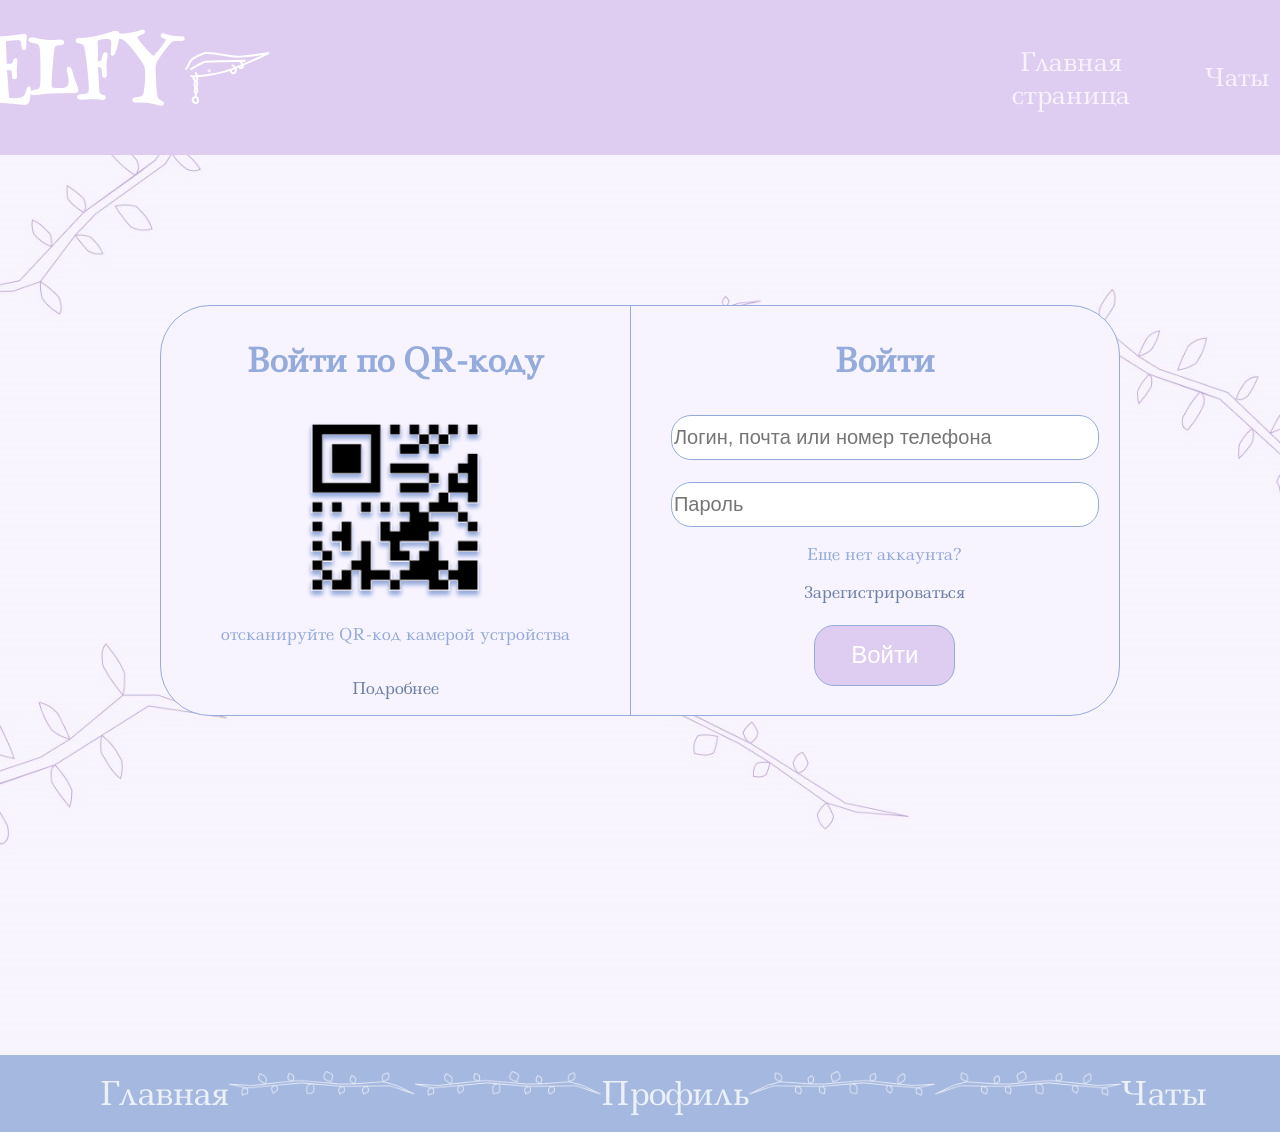
<file: index.html>
<!DOCTYPE html>
<html lang="en">

<head>
    <meta charset="UTF-8">
    <meta name="viewport" content="width=device-width, initial-scale=1.0">
    <title>Вход</title>
    <link rel="stylesheet" href="./css/style.css">
    <link href="https://fonts.googleapis.com/css2?family=Ledger&display=swap" rel="stylesheet">
    <link href="https://fonts.googleapis.com/css2?family=Henny+Penny&display=swap" rel="stylesheet">
</head>

<body>
    <header>
        <nav>
            <div class="logo">
                <h3>ELFY</h3>
                <img src="./img/logo.svg" alt="" width="86px" height="52px">
            </div>
            <ul>

                <li><a class="nav-link active" href="">Главная страница</a></li>
                <li><a class="nav-link" href="">Чаты</a></li>
                <li><a class="nav-link" href="">Профиль</a></li>
                <a href="">
                    <img src="./img/account.png" id="account" width="70px" height="70px">
                </a>
            </ul>
        </nav>
    </header>

    <main class="main">
        <section>
            <div class="forma">
                <div class="qrcode">
                    <h3>Войти по QR-коду</h3>
                    <img src="./img/qrcode.svg" alt="">
                    <p>отсканируйте QR-код камерой устройства</p>
                    <p id="podrobnee">Подробнее</p>
                </div>
                <div class="start">
                    <h3>Войти</h3>
                    <input type="text" placeholder="Логин, почта или номер телефона"><br>
                    <input type="password" placeholder="Пароль">
                    <p>Еще нет аккаунта?</p>
                    <a href="registration.html">Зарегистрироваться</a><br>
                    <button onclick="window.location.href = 'lenta.html'">Войти</button>
                </div>
            </div>
        </section>
    </main>

    <footer>
        <nav class="footer">
            <ul>
                <li><a href="">Главная</a></li>
                <img src="./img/vetka1.png" alt="" class="vetka">
                <img src="./img/vetka1.png" alt="" class="vetka">
                <li><a href="">Профиль</a></li>
                <img src="./img/vetka2.png" alt="" class="vetka">
                <img src="./img/vetka2.png" alt="" class="vetka">
                <li><a href="">Чаты</a></li>
            </ul>
        </nav>
    </footer>
</body>

</html>
</file>
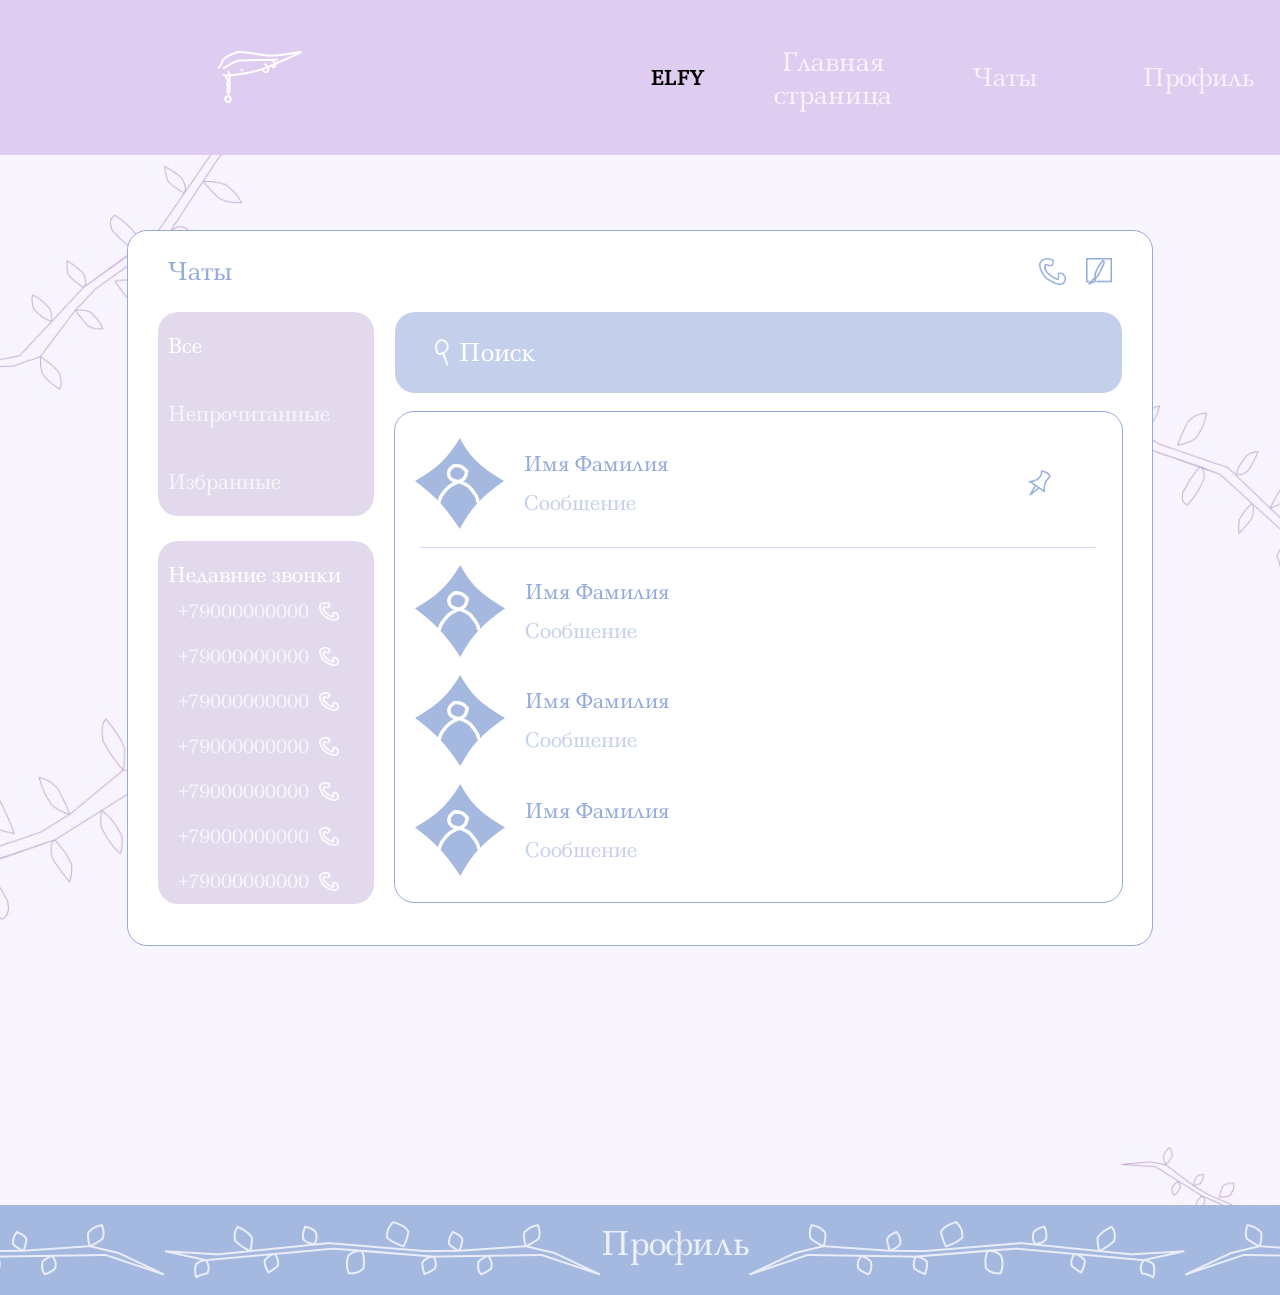
<file: chats.html>
<!DOCTYPE html>
<html lang="en">
<head>
    <meta charset="UTF-8">
    <meta name="viewport" content="width=device-width, initial-scale=1.0">
    <link rel="stylesheet" href="./css/style.css">
    <link href="https://fonts.googleapis.com/css2?family=Ledger&display=swap" rel="stylesheet">
    <link href="https://fonts.googleapis.com/css2?family=Henny+Penny&display=swap" rel="stylesheet">
    <title>Чаты</title>
</head>
<body id="body-chats">
    <header>
        <nav>
            <ul>
                <h3>ELFY</h3>
                <img src="./img/logo.svg" alt="" width="86px" height="52px">
                <li><a class="nav-link active" href="lenta.html">Главная страница</a></li>
                <li><a class="nav-link" href="chats.html">Чаты</a></li>
                <li><a class="nav-link" href="profile.html">Профиль</a></li>
                <a href="profile.html">
                    <img src="./img/account.png" id="account" width="70px" height="70px">
                </a>
            </ul>
        </nav>
    </header>
    <main id="main-chats">
        <div class="chats">
            <div class="shapka3">
                <p class="zagolovok3">Чаты</p>
                <div class="elements">
                    <img src="./img/phone.png" alt="">
                    <img src="./img/post.png" alt="">
                </div>
            </div>
            <div class="first-stroka">
                <div class="first-column">
                    <div class="messages">
                        <p class="vse">Все</p>
                        <p>Непрочитанные</p>
                        <p>Избранные</p>
                    </div>
                    <div class="calls">
                        <p>Недавние звонки</p>
                        <div class="spisok">
                            <div class="recently">
                                <p>+79000000000</p>
                                <img src="./img/call.png" alt="">
                            </div>
                            <div class="recently">
                                <p>+79000000000</p>
                                <img src="./img/call.png" alt="">
                            </div>
                            <div class="recently">
                                <p>+79000000000</p>
                                <img src="./img/call.png" alt="">
                            </div>
                            <div class="recently">
                                <p>+79000000000</p>
                                <img src="./img/call.png" alt="">
                            </div>
                            <div class="recently">
                                <p>+79000000000</p>
                                <img src="./img/call.png" alt="">
                            </div>
                            <div class="recently">
                                <p>+79000000000</p>
                                <img src="./img/call.png" alt="">
                            </div>
                            <div class="recently">
                                <p>+79000000000</p>
                                <img src="./img/call.png" alt="">
                            </div>
                        </div>
                    </div>
                </div>
                <div class="second-column">
                    <div class="poisk">
                        <div class="elements1">
                            <img src="./img/poisk.png" alt="">
                            <p>Поиск</p>
                        </div>
                    </div>
                    <div class="chats-friends">
                        <div class="person1">
                            <div class="person">
                                <img src="./img/person.png" alt="">
                            </div>
                            <div class="fio-column">
                                <div class="fio">
                                    <p>Имя Фамилия</p>
                                    <p id="message">Сообщение</p>
                                </div>
                            </div>
                            <div class="knopka">
                                <img src="./img/knopka.png" alt="">
                            </div>
                        </div>
                        <img src="./img/line.png" alt="" id="line">
                        <div class="person1">
                            <div class="person">
                                <img src="./img/person.png" alt="">
                            </div>
                            <div class="fio-column2">
                                <div class="fio">
                                    <p>Имя Фамилия</p>
                                    <p id="message">Сообщение</p>
                                </div>
                            </div>
                        </div>
                        <div class="person1">
                            <div class="person">
                                <img src="./img/person.png" alt="">
                            </div>
                            <div class="fio-column2">
                                <div class="fio">
                                    <p>Имя Фамилия</p>
                                    <p id="message">Сообщение</p>
                                </div>
                            </div>
                        </div>
                        <div class="person1">
                            <div class="person">
                                <img src="./img/person.png" alt="">
                            </div>
                            <div class="fio-column2">
                                <div class="fio">
                                    <p>Имя Фамилия</p>
                                    <p id="message">Сообщение</p>
                                </div>
                            </div>
                        </div>
                    </div>
                </div>
            </div>
        </div>
    </main>
    <footer>
        <nav class="footer">
            <ul>
                <li><a href="lenta.html">Главная</a></li>
                <img src="./img/vetka1.png" alt="" class="vetka1">
                <img src="./img/vetka1.png" alt="" class="vetka2">
                <li><a href="profile.html">Профиль</a></li>
                <img src="./img/vetka2.png" alt="" class="vetka1">
                <img src="./img/vetka2.png" alt="" class="vetka2">
                <li><a href="chats.html">Чаты</a></li>
            </ul>
        </nav>
    </footer>
</body>
</html>
</file>
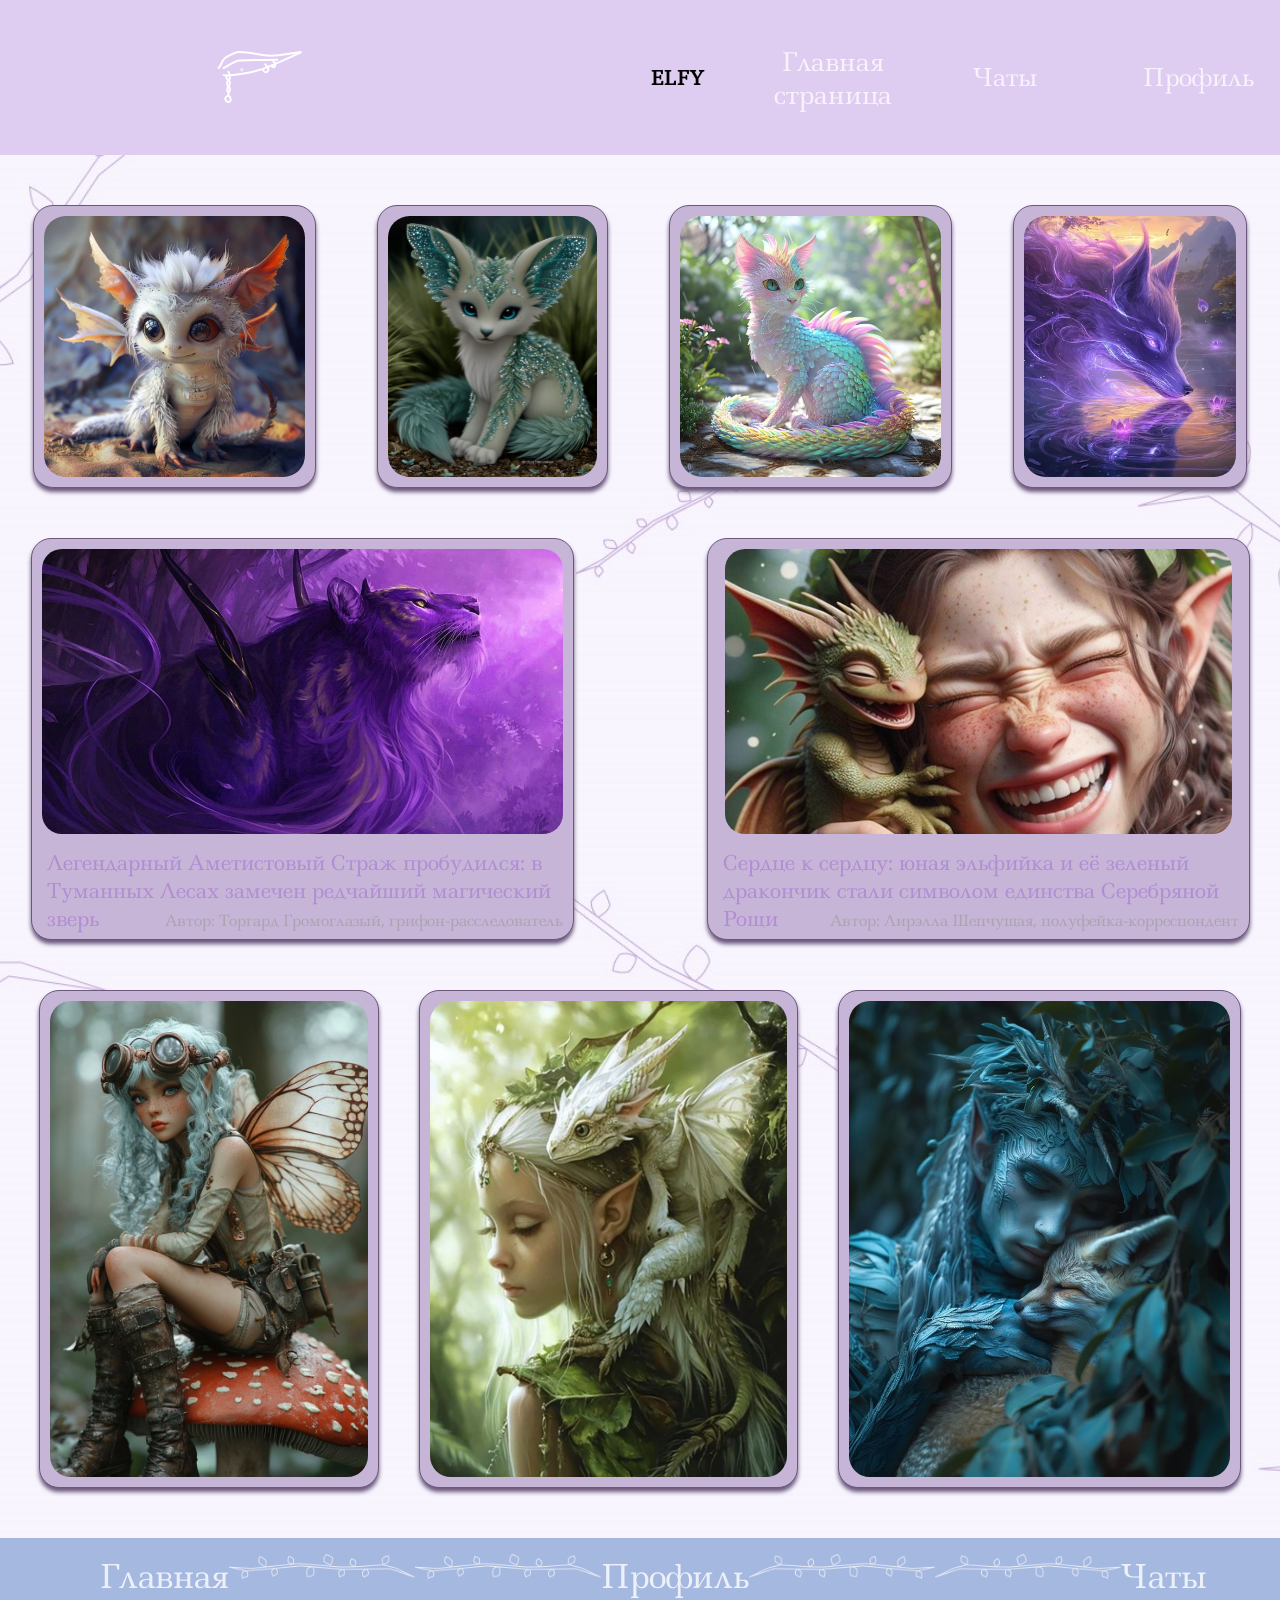
<file: lenta.html>
<!DOCTYPE html>
<html lang="en">
<head>
    <meta charset="UTF-8">
    <meta name="viewport" content="width=device-width, initial-scale=1.0">
    <link rel="stylesheet" href="./css/style.css">
    <link href="https://fonts.googleapis.com/css2?family=Ledger&display=swap" rel="stylesheet">
    <link href="https://fonts.googleapis.com/css2?family=Henny+Penny&display=swap" rel="stylesheet">
    <title>Лента новостей</title>
</head>
<body>
    <header>
        <nav>
            <ul>
                <h3>ELFY</h3>
                <img src="./img/logo.svg" alt="" width="86px" height="52px">
                <li><a class="nav-link active" href="lenta.html">Главная страница</a></li>
                <li><a class="nav-link" href="chats.html">Чаты</a></li>
                <li><a class="nav-link" href="profile.html">Профиль</a></li>
                <a href="profile.html">
                    <img src="./img/account.png" id="account" width="70px" height="70px">
                </a>
            </ul>
        </nav>
    </header>
    <main class="main-lenta">
        <div class="lenta">
            <div class="stroka1">
                <img src="./img/image1.svg" id="img" alt="">
                <img src="./img/image2.svg" id="img2" alt="">
                <img src="./img/image3.svg" id="img" alt="">
                <img src="./img/image4.svg" id="img3" alt="">
            </div>
            <div class="stroka2">
                <div class="stroka21">
                    <img src="./img/image5.svg" id="img4" alt="">
                    <p>Легендарный Аметистовый Страж пробудился: в Туманных Лесах замечен редчайший магический зверь</p>
                    <p id="author">Автор: Торгард Громоглазый, грифон-расследователь</p>
                </div>
                <div class="stroka22">    
                    <img src="./img/image6.svg" id="img5" alt="">
                    <p>Сердце к сердцу: юная эльфийка и её зеленый дракончик стали символом единства Серебряной Рощи</p>
                    <p id="author">Автор: Лирэлла Шепчущая, полуфейка-корреспондент</p>
                </div>
            </div>
            <div class="stroka3">
                <img src="./img/image7.svg" id="img6" alt="">
                <img src="./img/image8.svg" id="img7" alt="">
                <img src="./img/image9.svg" id="img8" alt="">
            </div>
        </div>
    </main>
    <footer>
        <nav class="footer">
            <ul>
                <li><a href="lenta.html">Главная</a></li>
                <img src="./img/vetka1.png" alt="" class="vetka">
                <img src="./img/vetka1.png" alt="" class="vetka">
                <li><a href="profile.html">Профиль</a></li>
                <img src="./img/vetka2.png" alt="" class="vetka">
                <img src="./img/vetka2.png" alt="" class="vetka">
                <li><a href="chats.html">Чаты</a></li>
            </ul>
        </nav>
    </footer>
</body>
</html>
</file>
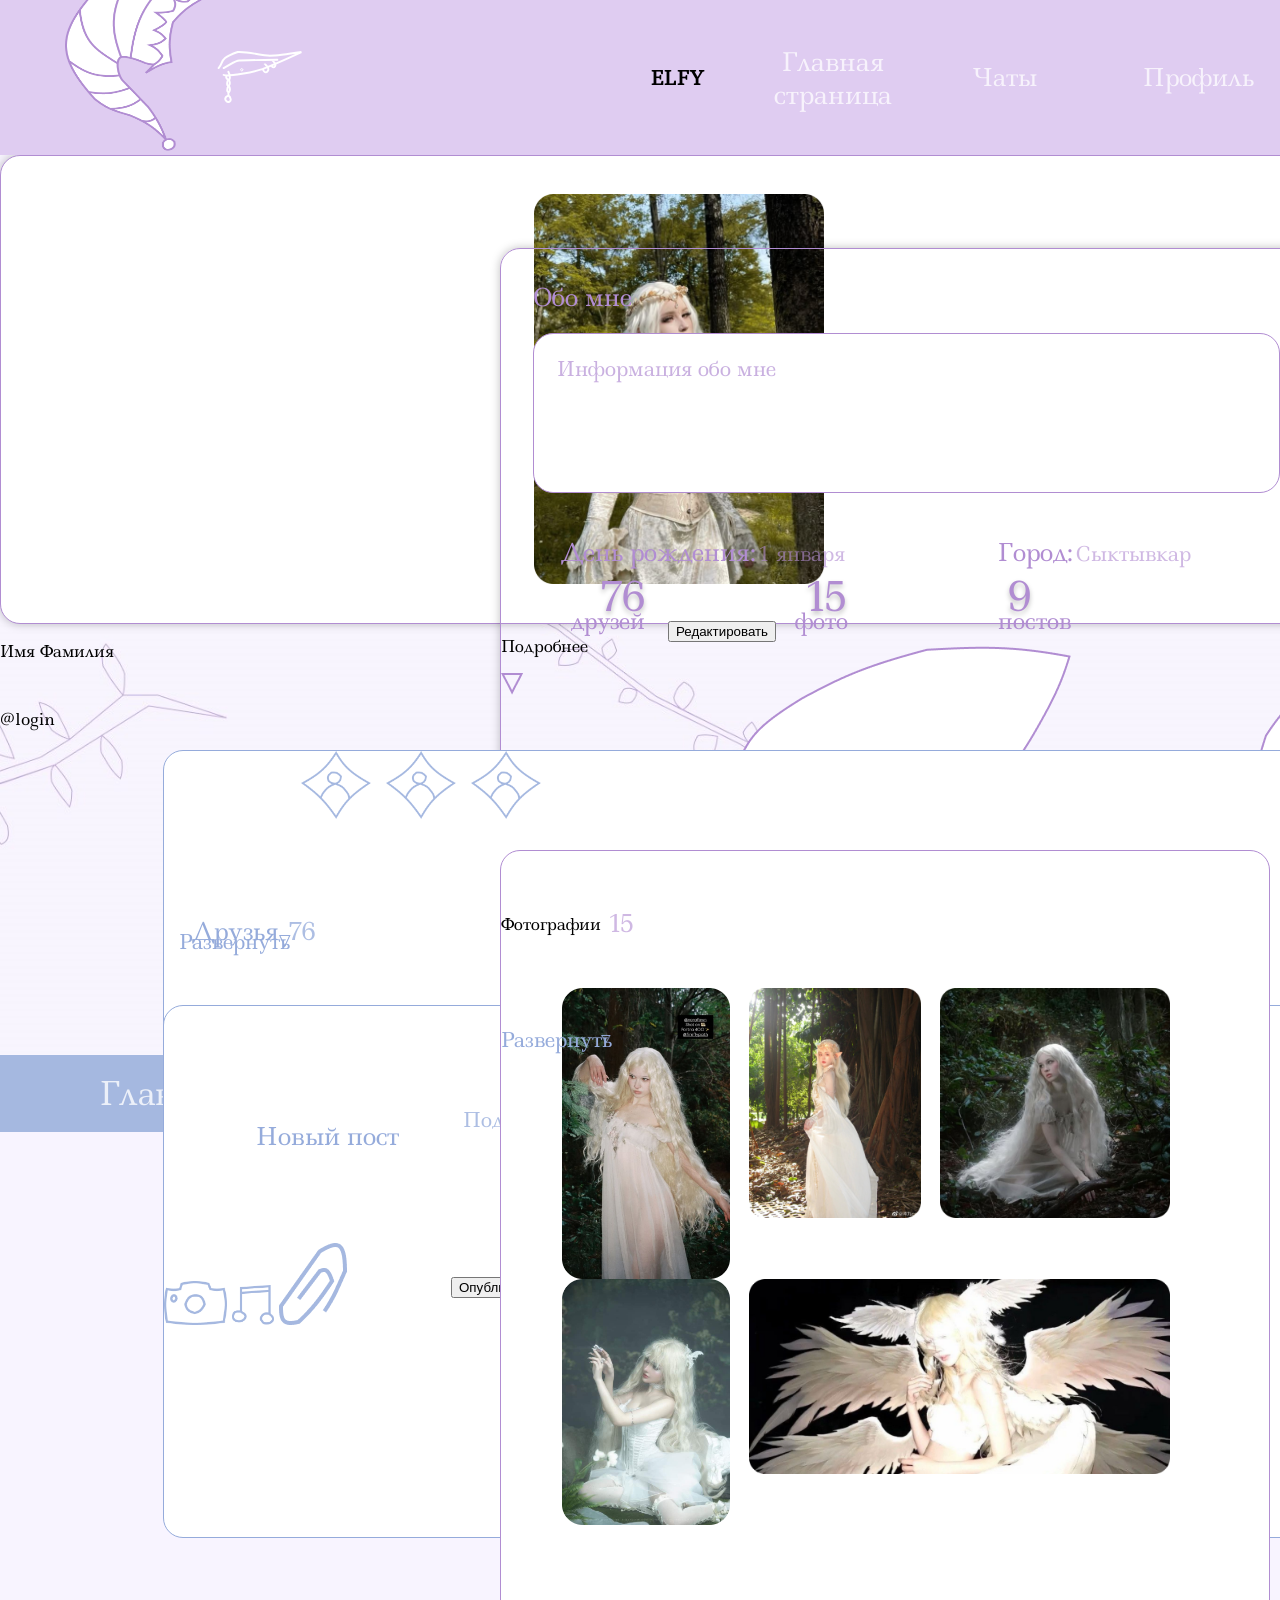
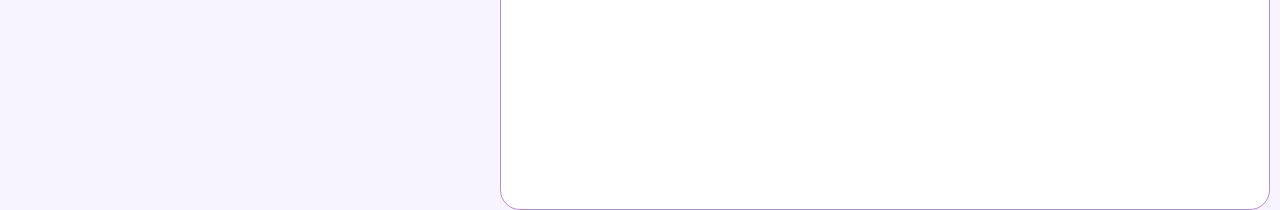
<file: profile.html>
<!DOCTYPE html>
<html lang="en">
<head>
    <meta charset="UTF-8">
    <meta name="viewport" content="width=device-width, initial-scale=1.0">
    <link rel="stylesheet" href="./css/style.css">
    <link href="https://fonts.googleapis.com/css2?family=Ledger&display=swap" rel="stylesheet">
    <link href="https://fonts.googleapis.com/css2?family=Henny+Penny&display=swap" rel="stylesheet">
    <title>Профиль</title>
</head>
<body id="body-profile">
    <header>
        <nav>
            <ul>
                <h3>ELFY</h3>
                <img src="./img/logo.svg" alt="" width="86px" height="52px">
                <li><a class="nav-link active" href="lenta.html">Главная страница</a></li>
                <li><a class="nav-link" href="chats.html">Чаты</a></li>
                <li><a class="nav-link" href="profile.html">Профиль</a></li>
                <a href="profile.html">
                    <img src="./img/account.png" id="account" width="70px" height="70px">
                </a>
            </ul>
        </nav>
    </header>
    <main id="main-profile">
        <div class="container">
            <div class="pervaya-stroka">
                <div class="avatar">
                    <div class="hat">
                        <img src="./img/hat.png" alt="" id="hat">
                    </div>
                    <div class="avatar-column">
                        <div class="photouser">
                            <img src="./img/elf.png" alt="" id="elf">
                        </div>
                        <div class="nameuser">
                            <p>Имя Фамилия</p>
                            <p>@login</p>
                        </div>
                    </div>
                </div>
                <div class="info">
                    <p>Обо мне</p>
                    <div class="o-sebe">
                        <p>Информация обо мне</p>
                    </div>
                    <div class="osnovnaya-info">
                        <div class="dr">
                            <p class="zagolovok">День рождения:</p>
                            <p class="znachenie">1 января</p>
                        </div>
                        <div class="city">
                            <p class="zagolovok">Город:</p>
                            <p class="znachenie">Сыктывкар</p>
                        </div>
                    </div>
                    <div class="statistika">
                        <img src="./img/statistika.png" alt="">
                        <div class="numbers">
                            <p>76</p>
                            <p>15</p>
                            <p>9</p>
                        </div>
                        <div class="poyasnenie">
                            <p>друзей</p>
                            <p>фото</p>
                            <p>постов</p>
                        </div>
                    </div>
                    <div class="niz">
                        <div class="podrobnee">
                            <p>Подробнее</p>
                            <img src="./img/polygon.png" alt="">
                        </div>
                        <div class="update">
                            <button type="submit">Редактировать</button>
                        </div>
                    </div>
                </div>
            </div>
            <div class="vtoraya-stroka">
                <div class="pervaya-column">
                    <div class="friends">
                        <div class="shapka">
                            <p class="zagolovok1">Друзья</p>
                            <p class="znachenie1">76</p>
                        </div>
                        <div class="stroka-avatar">
                            <div class="avatars">
                                <img src="./img/avatar.png" alt="">
                                <img src="./img/avatar.png" alt="">
                                <img src="./img/avatar.png" alt="">
                            </div>
                        </div>
                        <div class="niz2">
                            <p>Развернуть</p>
                            <img src="./img/polygon1.png" alt="">
                        </div>
                    </div>
                    <div class="new-post">
                        <div class="shapka1">
                            <p class="zagolovok2">Новый пост</p>
                            <p class="znachenie2">Поделитесь своей сказочной историей :)</p>
                        </div>
                        <div class="niz3">
                            <div class="niz-icons">
                                <img src="./img/camera.png" alt="" id="camera">
                                <img src="./img/music.png" alt="" id="music":>
                                <img src="./img/screpka.png" alt="" id="screpka">
                            </div>
                            <div class="opublicovat">
                                <button type="submit">Опубликовать</button>
                            </div>
                        </div>
                    </div>
                </div>
                <div class="vtoraya-column">
                    <div class="shapka2">
                        <p class="zagolovok-photo">Фотографии</p>
                        <p class="znachenie3">15</p>
                    </div>
                    <div class="otdel-photo">
                        <div class="photo-1">
                            <img src="./img/image1.png" alt="" id="photo1">
                            <img src="./img/image2.png" alt="" id="photo2">
                            <img src="./img/image3.png" alt="" id="photo3">
                        </div>
                        <div class="photo-2">
                            <img src="./img/image4.png" alt="" id="photo4">
                            <img src="./img/image5.png" alt="" id="photo5">
                        </div>
                    </div>
                    <div class="niz4">
                        <p>Развернуть</p>
                        <img src="./img/polygon1.png" alt="">
                    </div>
                </div>
            </div>
        </div>
    </main>
    <footer>
        <nav class="footer">
            <ul>
                <li><a href="index.html">Главная</a></li>
                <img src="./img/vetka1.png" alt="" class="vetka">
                <img src="./img/vetka1.png" alt="" class="vetka">
                <li><a href="profile.html">Профиль</a></li>
                <img src="./img/vetka2.png" alt="" class="vetka">
                <img src="./img/vetka2.png" alt="" class="vetka">
                <li><a href="chats.html">Чаты</a></li>
            </ul>
        </nav>
    </footer>
</body>
</html>
</file>
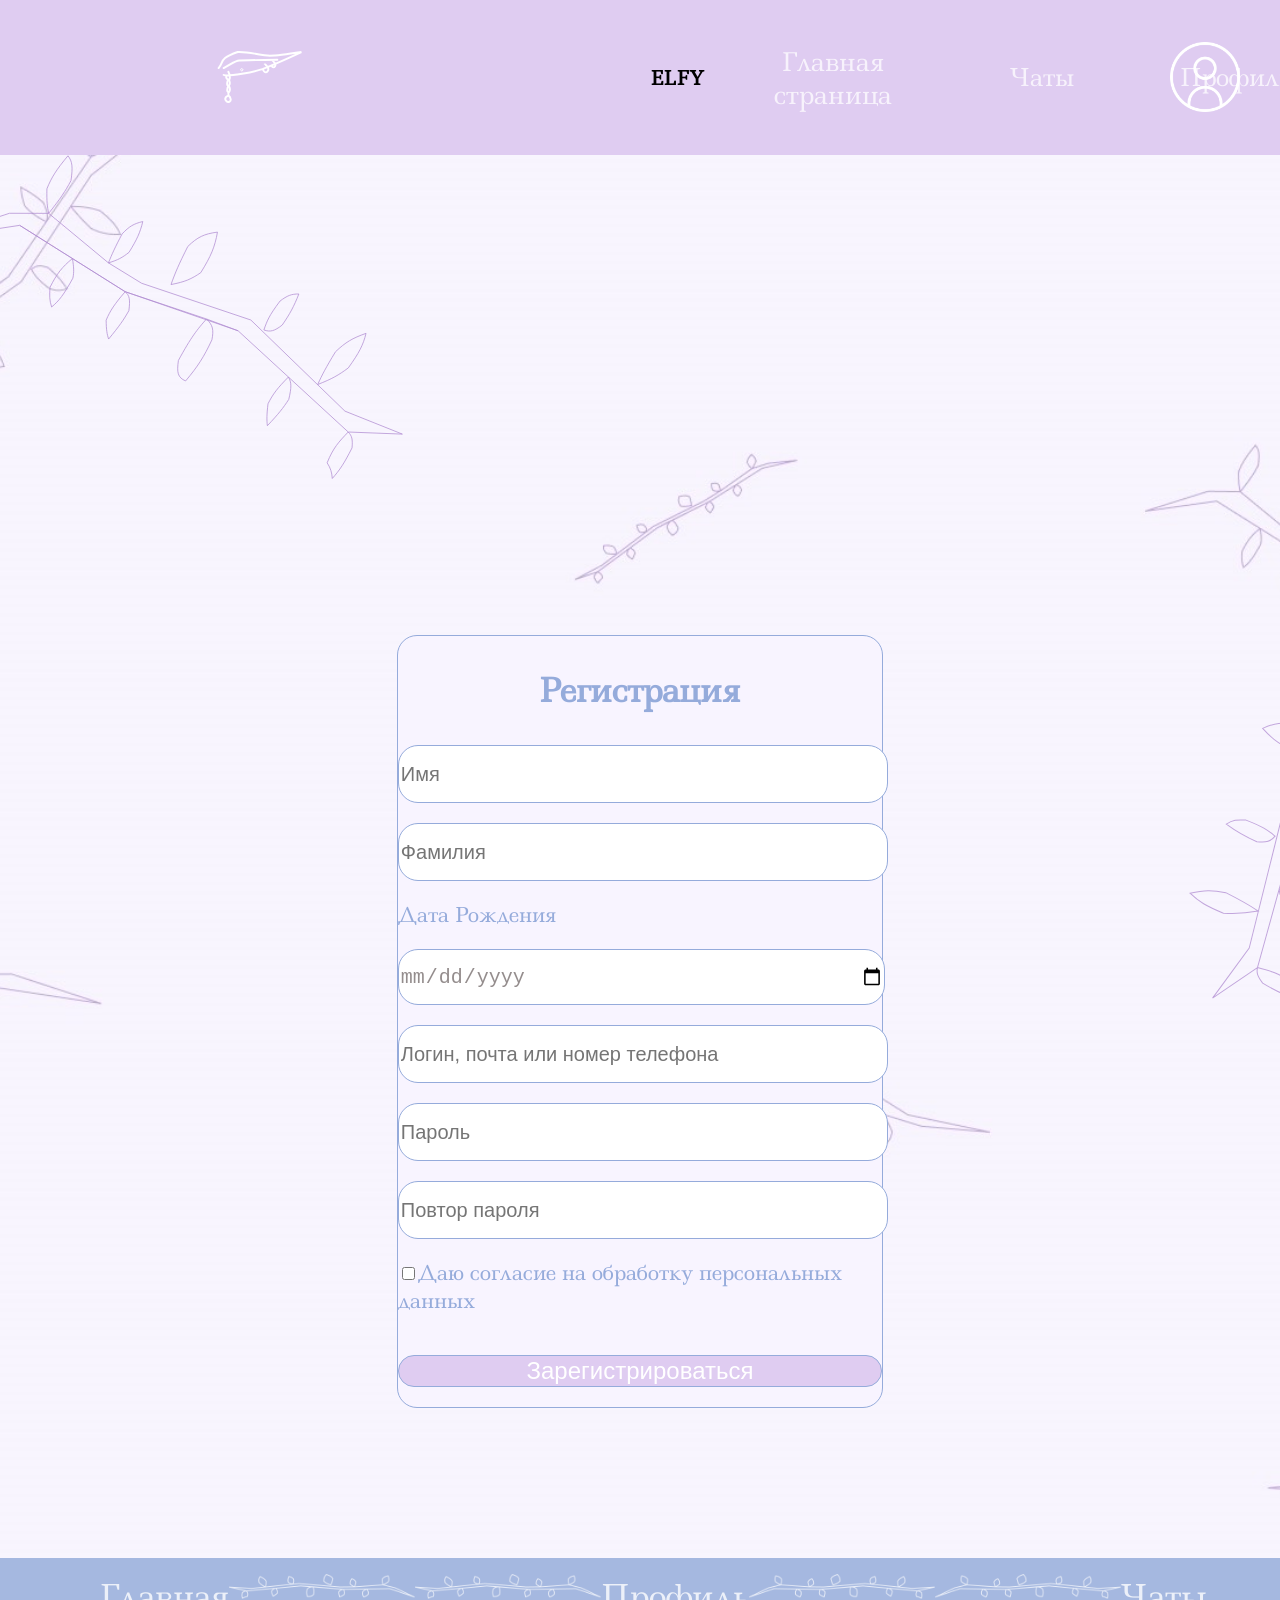
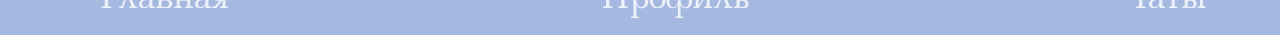
<file: registration.html>
<!DOCTYPE html>
<html lang="en">
<head>
    <meta charset="UTF-8">
    <meta name="viewport" content="width=device-width, initial-scale=1.0">
    <title>Вход</title>
    <link rel="stylesheet" href="./css/style.css">
    <link href="https://fonts.googleapis.com/css2?family=Ledger&display=swap" rel="stylesheet">
    <link href="https://fonts.googleapis.com/css2?family=Henny+Penny&display=swap" rel="stylesheet">
</head>
<body>
    <header>
        <nav>
            <ul>
                <h3>ELFY</h3>
                <img src="./img/logo.svg" alt="" width="86px" height="52px">
                <li>
                    <a class="nav-link active" href="">Главная страница</a>
                </li>
                <li>
                    <a class="nav-link" href="">Чаты</a>
                </li>
                <li>
                    <a class="nav-link" href="">Профиль</a>
                </li>
                <img src="./img/account.png" id="account" width="70px" height="70px">
            </ul>
        </nav>
    </header>

    <main class="main">
        <img src="./img/vetka.svg" alt="">
        <section>
            <div class="formaForRegistration">
                <div class="registr">
                    <h3>Регистрация</h3>
                    <form>
                        <input type="text" placeholder="Имя">
                        <input type="text" placeholder="Фамилия">
                        <p>Дата Рождения</p>
                        <input type="date" id="bday" name="bday">
                        <input type="text" placeholder="Логин, почта или номер телефона">
                        <input type="password" placeholder="Пароль">
                        <input type="password" placeholder="Повтор пароля">
                        <label><input type="checkbox" name="terms" required>Даю согласие на обработку персональных данных</label>
                        <button onclick="window.location.href = 'index.html'" id="butn">Зарегистрироваться</button>
                    </form>
                </div>
            </div>
        </section>
        <img src="./img/vetka.svg" id="vector17" alt="">
    </main>
        
    <footer>
        <nav class="footer">
            <ul>
                <li><a href="">Главная</a></li>
                <img src="./img/vetka1.png" alt="" class="vetka">
                <img src="./img/vetka1.png" alt="" class="vetka">
                <li><a href="">Профиль</a></li>
                <img src="./img/vetka2.png" alt="" class="vetka">
                <img src="./img/vetka2.png" alt="" class="vetka">
                <li><a href="">Чаты</a></li>
            </ul>
        </nav>
    </footer>
</body>
</html>
</file>
<file: css/style.css>
body {
    padding: 0;
    margin: 0;
    font-family: 'Ledger', serif;
    background-color: #F8F4FF;
}
#bodyprofile{
    display: flex;
    flex-direction: column;
    min-height: 100vh;
    margin: 0;
    background-color: #F8F4FF;
    width: 100%;
    height: 100%;
    margin:0;
}
#body-chats{
    background-color: #F8F4FF;
    width: 100%;
    height: 100%;
    margin:0;
}

header {
    width: 100%;
    height: 155px;
    background: #DFCCF1;
    display: flex;
    align-items: center; 
}

.logo {
    width: 20%;
    display: flex;
    justify-content: center;
    align-items: center;
    gap: 10px;
    margin-right: 100px;
    font-family: 'Henny Penny';
    color: #FFFFFF;
    font-size: 64px;
    /* background: rgb(223, 204, 241); */
}


header>nav {
    display: flex;
    align-items: center;
    width: 100%;
    height: auto;
    box-sizing: border-box;
    /* background: rgb(223, 204, 241); */
}

header>nav>ul {
    display: flex;
    gap: 70px;
    margin: 0;
    padding: 0;
    justify-content: center;
    text-align: center;
    align-items: center;
    margin-left: 650px;
}

header>nav>ul>li {
    width: auto;
    height: auto;
    list-style-type: none;
}

header>nav>ul>img {
    position: absolute;
    width: 86px;
    height: 52px;
    left: 217px;
    top: 51px;
}

#account {
    width: 70px;
    height: 70px;
    left: 91.4%;
    top: 42px;
    filter: invert(100%);
}

nav ul li {
    min-width: 100px;
    min-height: 20px;
}

header>nav>ul>li>a {
    color: rgba(255, 255, 255, 0.75);
    font-size: 25px;
    display: flex;
    text-align: center;
    width: auto;
}

header>nav>ul>li>a.nav-link.active {
    color: rgba(255, 255, 255, 0.75);
    text-decoration: none;
    transition: all 0, 3s ease;
    font-size: 25px;
}

header>nav>ul>li>a.nav-link {
    color: rgb(255, 255, 255);
    text-decoration: none;
    transition: all 0, 3s ease;
    font-size: 25px;
}

header>nav>ul>li>a.nav-link:hover {
    color: rgba(177, 141, 210, 0.75);
    transition: transform 0.25s ease forwards;
}

header>nav>ul>li>a.nav-link {
    top: 61px;
    height: 22px;
    font-family: 'Ledger', serif;
    font-style: normal;
    font-weight: 400;
    font-size: 24px;
    line-height: 33px;
    display: flex;
    align-items: center;
    color: rgba(255, 255, 255, 0.75);
    text-decoration: none;
    transition: all 0.3s ease;
}
header > nav > ul > li:nth-child(3) > a.nav-link {  /* Главная страница */
    left: 55%;
    width: 13.64%;
}
header > nav > ul > li:nth-child(4) > a.nav-link {  /* Чаты */
    left: 70%;
    width: 9%;
}
header > nav > ul > li:nth-child(5) > a.nav-link {  /* Профиль */
    left: 77%;
    width: 8.54%;
}
main{
       width: 100%;
    min-height: 100vh;          /* гарантирует, что фон покроет всю высоту экрана */
    height: auto;
    overflow-x: hidden;
    background-image: url("../img/fon.jpg");
    background-repeat: no-repeat;
    background-position: center center;
    background-size: cover;
    background-attachment: scroll;
    background-color: #f0f0f0;
}
#mainprofile{
    flex: 1;
    width: 100%;
    max-width: 1200px;
    margin: 0 auto;
    padding: 20px;
    box-sizing: border-box; 
} 
.main-lenta{
    width: 100%;

}

/* Страница Входа */
.forma {
    width: 75%;
    height: 80%;
    display: flex;
    box-sizing: border-box;
    justify-content: center;
    gap: 20px;
    border: 1px solid #95ABDB;
    border-radius: 50px;
    margin: auto;
    color: #95ABDB;
    margin-top: 150px;
    margin-bottom: 150px;
    background-color: #F8F4FF;
}

.qrcode {
    width: 50%;
    display: flex;
    flex-direction: column;
    align-items: center;
    border-right: 1px solid #95ABDB;
}

#podrobnee {
    color: #6F81A6;
}

.qrcode>img {
    width: 192px;
    height: 192px;
}

.qrcode>h3 {
    font-size: 32px;
}

.qrcode>p {
    font-size: 16px;
}

.start {
    width: 50%;
    height: auto;
    display: flex;
    flex-direction: column;
    align-items: center;
}

.start>a {
    color: #6F81A6;
    text-decoration: none;
}

.start>button {
    color: #FFFFFF;
    background-color: #DFCCF1;
    border-radius: 20px;
    width: 30%;
    height: 15%;
    font-size: 24px;
    border: 1px solid #95ABDB;
}

.start>button:hover {
    color: #ffffff;
    background-color: #b5a4c5;
}

.start>h3 {
    font-size: 32px;
}

.start>p {
    font-size: 16px;
}

.start>input {
    border-radius: 20px;
    width: 90%;
    height: 10%;
    font-size: 20px;
    border: 1px solid #95ABDB;
    color: #948D8D;
}


#vector17 {
    position: absolute;
    left: 87.5%;
    top: 70%;
    transform: matrix(-0.85, 0.53, 0.53, 0.85, 0, 0);
}



/* Регистрация */
.formaForRegistration {
    width: 38%;
    height: 70%;
    display: flex;
    justify-content: center;
    gap: 20px;
    border: 1px solid #95ABDB;
    box-sizing: border-box;
    border-radius: 20px;
    margin: auto;
    color: #95ABDB;
    background-color: #F8F4FF;
    margin-top: 150px;
    margin-bottom: 150px;
}

.registr>h3 {
    font-size: 32px;
    display: flex;
    justify-content: center;
}

.registr>form {
    width: 100%;
    display: flex;
    flex-direction: column;
    /* align-items: center; */
    font-size: 20px;
    gap: 20px;
}

.registr>form>input {
    border-radius: 20px;
    width: 100%;
    height: 54px;
    font-size: 20px;
    border: 1px solid #95ABDB;
    color: #948D8D;
}

.registr>form>p {
    margin: 0;
}

#butn {
    color: #FFFFFF;
    background-color: #DFCCF1;
    border-radius: 20px;
    width: 100%;
    height: auto;
    font-size: 24px;
    border: 1px solid #95ABDB;
    display: flex;
    justify-content: center;
    margin: 20px 0px;
}

#butn:hover {
    color: #ffffff;
    background-color: #b5a4c5;
}



/* Лента */
.lenta {
    width: 90%;
    height: auto;
    flex-direction: column;
    align-items: center;
    display: flex;
    justify-content: center;
    gap: 50px;
    box-sizing: border-box;
    border-radius: 20px;
    margin: auto;
    margin-top: 50px;
    margin-bottom: 50px;
}

.stroka1 {
    width: 100%;
    height: auto;
    flex-direction: row;
    align-items: center;
    display: flex;
    justify-content: center;
    gap: 61px;
    box-sizing: border-box;
    border-radius: 20px;
    margin: auto;
}

.stroka3 {
    width: 100%;
    height: auto;
    flex-direction: row;
    align-items: center;
    display: flex;
    justify-content: center;
    gap: 40px;
    box-sizing: border-box;
    border-radius: 20px;
    margin: auto;
}

#img {
    /* margin-right:15px; */
    flex-direction: row;
    align-items: center;
    padding: 10px;
    gap: 10px;
    width: 261px;
    height: 261px;
    background: #C7B5D8;
    border: 1px solid #6B587C;
    box-shadow: 0px 4px 4px #6B587C;
    border-radius: 20px;
}

#img2 {
    /* margin-right:15px; */
    flex-direction: row;
    align-items: center;
    padding: 10px;
    gap: 10px;
    width: 213px;
    height: 261px;
    background: #C7B5D8;
    border: 1px solid #6B587C;
    box-shadow: 0px 4px 4px #6B587C;
    border-radius: 20px;
}

#img3 {
    flex-direction: row;
    align-items: center;
    padding: 10px;
    gap: 10px;
    width: 215px;
    height: 261px;
    background: #C7B5D8;
    border: 1px solid #6B587C;
    box-shadow: 0px 4px 4px #6B587C;
    border-radius: 20px;
}

#img6 {
    /* margin-right:15px; */
    flex-direction: row;
    align-items: center;
    padding: 10px;
    gap: 10px;
    width: 324px;
    height: 476px;
    background: #C7B5D8;
    border: 1px solid #6B587C;
    box-shadow: 0px 4px 4px #6B587C;
    border-radius: 20px;
}

#img7 {
    /* margin-right: 15px; */
    flex-direction: row;
    align-items: center;
    padding: 10px;
    gap: 10px;
    width: 362px;
    height: 476px;
    background: #C7B5D8;
    border: 1px solid #6B587C;
    box-shadow: 0px 4px 4px #6B587C;
    border-radius: 20px;
}

#img8 {
    /* flex-direction: row; */
    /* align-items: center; */
    padding: 10px;
    gap: 10px;
    width: 382px;
    height: 476px;
    background: #C7B5D8;
    border: 1px solid #6B587C;
    box-shadow: 0px 4px 4px #6B587C;
    border-radius: 20px;
}

.stroka2 {
    width: 100%;
    height: auto;
    flex-direction: row;
    align-items: center;
    display: flex;
    justify-content: center;
    gap: 133px;
    box-sizing: border-box;
    border-radius: 20px;
    margin: auto;
}

.stroka2>.stroka21 {
    background: #C7B5D8;
    border: 1px solid #6B587C;
    box-shadow: 0px 4px 4px #6B587C;
    border-radius: 20px;
    width: 541px;
    height: 400px;
}

.stroka2>.stroka21>p {
    font-weight: 400;
    font-size: 20px;
    color: #B18DD2;
    margin: 0px 15px;
    padding: 0px;
}

.stroka2>.stroka21>#author {
    font-size: 15px;
    color: #AAA4AF;
    margin: -23px 10px;
    /* padding: 5px; */
    text-align: right;
}

#img4 {
    /* flex-direction: row; */
    /* align-items: ; */
    padding: 10px;
    gap: 10px;
    width: 521px;
    height: 285px;

}

.stroka2>.stroka22 {
    background: #C7B5D8;
    border: 1px solid #6B587C;
    box-shadow: 0px 4px 4px #6B587C;
    border-radius: 20px;
    width: 541px;
    height: 400px;
}

.stroka2>.stroka22>p {
    font-weight: 400;
    font-size: 20px;
    color: #B18DD2;
    margin: 0px 15px;
    padding: 0px;
}

.stroka2>.stroka22>#author {
    font-size: 15px;
    color: #AAA4AF;
    margin: -23px 10px;
    /* padding: 5px; */
    text-align: right;
}

#img5 {
    /* flex-direction: row; */
    /* align-items: ; */
    padding: 10px;
    gap: 10px;
    width: 521px;
    height: 285px;

}

#body-chats{
    background-color: #F8F4FF;
    width: 100%;
    height: 100%;
    margin:0;
}
#main-chats{
    width: 100%;
    height: 100%;
    display: flex;
    justify-content: center;
    padding: 75px 0;
}
footer{
    width: 100%;
    height: 10%;
    background-color: #A5B8E0;
    display: flex;
    align-items: center;
    justify-content: center;
}

.footer>ul {
    display: flex;
    justify-content: center;
}

.footer>ul>li {
    list-style-type: none;
}

.footer>ul>li>a {
    color: rgba(255, 255, 255, 0.783);
    text-decoration: none;
    transition: all 0.3s ease;
    font-size: 32px;
}

.footer>ul>li>a:hover {
    color: rgb(255, 255, 255);
}
.vetka{
   width: 15%;
   height: 29%; 
}
.photouser{
    border: 1px solid #B18DD2;
    width: 100%;
    height: 85%;
    display: flex;
    justify-content: center;
    align-items: center;
    border-radius: 20px;
    background-color: white;
    box-shadow: 0px 0px 10px rgba(0, 0, 0, 0.250);
    padding:  3% 3%;
    z-index: 1;
}
#elf{
    width: 290px;
    height: 390px;
}

.hat{
    position: absolute;
    top: 230px;
    left: 65px;
    z-index: 2;
    display: flex;
    justify-content: left;
    position: absolute;
    top: -3%;
    right: 64%;
}

#hat{
    width: 141px;
    height: 178px;
}

.nameuser {
    display: flex;
    width: 65%;
    height: 12%;
    flex-direction: column;
    justify-content: center;
    gap: 14px;
}
#fio{
    font-size: 24px;
    color: #B18DD2;
    text-align: center;
    margin-top: 22px;
    margin-bottom: 3px;
    padding: 0px;
}
#login{
    font-size: 24px;
    color: #b18dd2c0;
    text-align: center;
    padding: 0px;
    margin: 0px;
}

.info {
    border: 1px solid #B18DD2;
    width: 64%;
    height: 88%;
    display: flex;
    justify-content: left;
    flex-direction: column;
    position:absolute;
    top: 248px;
    left: 500px;
    border-radius: 20px;
    box-shadow: 0 0 10px rgba(0, 0, 0, 0.250);
    padding-left: 2.5%;
    padding-top: 2.5%;
    padding-right: 2.5%;
    gap: 19px;
}

.info>p {
    font-size: 24px;
    color: #B18DD2;
    text-align: left;
    padding: 0;
    margin: 0;
}

.o-sebe {
    border: 1px solid #B18DD2;
    width: 91%;
    height: 20%;
    display: flex;
    justify-content: flex-start;
    border-radius: 20px;
    background-color: white;
}

.o-sebe>p {
    font-size: 20px;
    color: #b18dd2b1;
    text-align: left;
    padding: 21px 23px;
    margin-bottom: 22px;
    margin-top: 0;
}
.osnovnaya-info{
    display: flex;
    flex-direction: row;
    gap: 125px;
    align-items: center;
}
.dr{
   display: flex;
   flex-direction: row; 
}
.zagolovok{
   font-size: 24px;
   color: #B18DD2;
   text-align: left;
   margin-left: 28px;
}
.znachenie{
   font-size: 20px;
   color: #b18dd29e;
   text-align: left;
   margin-left: 3px;
   padding-top: 8px;
}
.city{
   display: flex;
   flex-direction: row; 
}
#statistika{
    width: 670px;
    height: 157px;
    z-index: 3;
    position: relative;
}
.numbers{
   display: flex;
   flex-direction: row; 
   gap: 60px;
   z-index: 4;
   position: absolute;
   top: 280px;
   left: 0px;
}
.numbers > p{
   font-size: 40px;
   color: #b18dd2;
   text-align: center;
   text-shadow: 0 3px 5px rgba(0, 0, 0, 0.250);
   margin-left: 100px;
   margin-bottom: 20px;
}
.poyasnenie{
   display: flex;
   flex-direction: row; 
   gap: 80px;
   z-index: 4;
   position: absolute;
   top: 335px;
   left: 0px; 
}
.poyasnenie > p{
   font-size: 22px;
   color: #b18dd2;
   text-align: center;
   margin-left: 70px;
   margin-bottom: 20px;
}
.niz{
   display: flex;
   flex-direction: row; 
   gap: 80px;
   z-index: 4;
   position: absolute;
   top: 370px;
   left: 0px;  
}
.niz > p{
   display: flex;
   flex-direction: row; 
   z-index: 4;
   font-size: 20px;
   color: #b18dd2bd;
   position: absolute;
   top: 130px;
   left: 30px;
}
.niz > img{
   width: 12px;
   height: 13px;
   position: absolute;
   top: 157px;
   left: 130px;
}
.niz > button{
   color: rgba(255, 255, 255, 0.874);
   background-color: #B18DD2;
   border-radius: 10px;
   border-style: none;
   position: absolute;
   padding: 10px 20px;
   font-size: 20px;
   font-family: inherit;
   position: absolute;
   top: 140px;
   left: 435px;
   transform: scale(1);
   transition: transform 0.3s ease;
}
.niz > button:hover{
   transform: scale(1.1);
   cursor: pointer;
}
.pervaya-column{
    display: flex;
    flex-direction: column;
    gap: 17px;
}

.friends {
    border: 1px solid #95ABDB;
    background-color: white;
    width: 100%;
    height: 40%;
    display: flex;
    justify-content: left;
    position:absolute;
    top: 750px;
    left: 163px;
    border-radius: 20px;
}
.shapka{
    display: flex;
    flex-direction: row;
    justify-content: left;
    align-items: center;
    gap: 7px;
}
.zagolovok1{
   font-size: 24px;
   color: #95ABDB;
   text-align: left;
   margin-left: 28px;
}
.znachenie1{
   font-size: 24px;
   color: #95abdbc5;
   text-align: left;
   margin-left: 3px;
}
.avatars{
    display: flex;
    flex-direction: row;
    align-items: center;
    justify-content: center;
    gap: 7%;
}
.avatars > img{
    width: 70px;
    height: 68px;
}
.niz2{
   display: flex;
   flex-direction: row; 
   z-index: 4;
   font-size: 20px;
   color: #95ABDB;
   position: absolute;
   top: 157px;
   left: 15px;
}
.niz2 > img{
   width: 12px;
   height: 13px;
   position: absolute;
   top: 27px;
   left: 100px;
}

.new-post {
    border: 1px solid #95ABDB;
    background-color: white;
    width: 100%;
    height: 59%;
    display: flex;
    flex-direction: column;
    justify-content: left;
    position:absolute;
    top: 1005px;
    left: 163px;
    border-radius: 20px;
}
.zagolovok2{
   font-size: 24px;
   color: #95ABDB;
   text-align: left;
   margin-left: 28px;
   margin-bottom: 0px;
}
.znachenie2{
   font-size: 20px;
   color: #95abdbc5;
   text-align: left;
   margin-left: 28px;
   margin-top: 10px;
}
.shapka1{
    display: flex;
    align-items: center;
    flex-direction: row;
    padding: 7% 5%;
    gap: 36px;
}
.niz3{
    display: flex;
    justify-content: left;
    align-items: center;
    flex-direction: row;
    gap: 25px;
}
#camera{
    width: 24%;
    height: 90%;
}
#music{
    width: 16%;
    height: 85%;
}
.niz3 > img{
    width: 26px;
    height: 22px;
}
.niz3 > button{
   color: rgba(255, 255, 255, 0.874);
   background-color: #95ABDB;
   border-radius: 10px;
   border-style: none;
   position: absolute;
   padding: 8px 18px;
   font-size: 18px;
   font-family: inherit;
   position: absolute;
   top: -8px;
   left: 120px;
   transform: scale(1);
   transition: transform 0.3s ease;
}
.niz3 > button:hover{
   transform: scale(1.1);
   cursor: pointer;
}

.vtoraya-column {
    display: flex;
    flex-direction: column;
    border: 1px solid #B18DD2;
    background-color: white;
    width: 60%;
    height: 100%;
    justify-content: left;
    position:absolute;
    top: 850px;
    left: 500px;
    border-radius: 20px;
    padding-top: 2.5%;
    padding-bottom: 2%;
}
.shapka2{
    display: flex;
    flex-direction: row;
    align-items: center;
    margin-bottom: 24px;
    gap: 5px;
}
.znachenie3{
   font-size: 24px;
   color: #b18dd29e;
   text-align: left;
   margin-left: 3px;
}

.photo-1 {
    display: flex;
    flex-direction: row;
    justify-content: center;
    width: 95%;
    height: 53%;
    gap: 19px;
}
#photo1{
    width: 23%;
    height: 100%;
}
.photo-1 > img{
    width: auto;
    height: 230px;
}

.photo-2 {
    display: flex;
    flex-direction: row;
    justify-content: center;
    width: 95%;
    height: 45%;
    gap: 19px;
}

#photo4{
    width: 23%;
    height: 100%;
}
.photo-2 > img{
    width: auto;
    height: 195px;
}
.niz4{
    display: flex;
    flex-direction: row;
    align-items: center;
    gap: 5px;
    padding-top: 2%;
}
.niz4 > img{
    width: 10px;
    height: 9px;
    position: absolute;
    top: 184px;
    left: 100px;
}
.niz4 > p{
   display: flex;
   flex-direction: row; 
   z-index: 4;
   font-size: 20px;
   color: #95ABDB;
   position: absolute;
   top: 155px;
   left: 0px;
}

.chats {
    display: flex;
    flex-direction: column;
    border: 1px solid #95ABDB;
    background-color: white;
    width: 80%;
    height: 63%;
    border-radius: 20px;
}

.zagolovok3 {
    font-size: 24px;
    color: #95ABDB;
    text-align: left;
    margin-left: 40px;
}

.shapka3 {
    width: 100%;
    height: 10%;
    display: flex;
    flex-direction: row;
    align-items: center;
}

.elements {
    width: 100%;
    height: 10%;
    display: flex;
    flex-direction: row;
    justify-content: right;
    align-items: center;
    padding-right: 40px;
    gap: 20px;
}

.elements>img {
    display: flex;
    flex-direction: row;
    width: 3%;
    height: 54%;
}

.first-stroka {
    display: flex;
    flex-direction: row;
    gap: 21px;
    justify-content: center;
    padding-bottom: 41px;
}

.first-column {
    width: 21%;
    height: 90%;
    display: flex;
    flex-direction: column;
    justify-content: center;
    gap: 25px;
}

.messages {
    display: flex;
    flex-direction: column;
    border-style: none;
    background-color: #E3D9ED;
    width: 100%;
    height: 23%;
    justify-content: center;
    border-radius: 20px;
}

.messages>p {
    color: rgba(255, 255, 255, 0.733);
    font-size: 20px;
    padding-left: 10px;
}

.messages>.vse {
    color: rgb(255, 255, 255);
}

.calls {
    display: flex;
    flex-direction: column;
    border-style: none;
    background-color: #E3D9ED;
    width: 100%;
    height: 51%;
    justify-content: center;
    border-radius: 20px;
}

.calls>p {
    font-size: 20px;
    color: rgb(255, 255, 255);
    padding: 0px 10px;
    margin-bottom: 0;
}

.spisok {
    width: 100%;
    height: 83%;
    display: flex;
    flex-direction: column;
    justify-content: left;
}

.recently {
    width: 100%;
    height: 1%;
    display: flex;
    flex-direction: row;
    gap: 10px;
    align-items: center;
    justify-content: left;
}

.recently>p {
    font-size: 18px;
    color: rgba(255, 255, 255, 0.735);
    margin: 10px;
    margin-left: 20px;
    margin-right: 0;
}

.recently>img {
    width: 9%;
    height: 88%;
}

.second-column {
    width: 71%;
    height: 90%;
    display: flex;
    flex-direction: column;
    justify-content: right;
    align-items: center;
    gap: 18px;
}

.poisk {
    display: flex;
    flex-direction: row;
    border-style: none;
    background-color: #95abdb8e;
    width: 100%;
    height: 10%;
    justify-content: left;
    border-radius: 20px;
    align-items: center;
}

.elements1 {
    margin-left: 40px;
    display: flex;
    flex-direction: row;
    gap: 10px;
    align-items: center;
}

.elements1>img {
    width: 12%;
    height: 100%;
}

.elements1>p {
    color: white;
    font-size: 24px;
    display: flex;
}

.chats-friends {
    display: flex;
    border: 1px solid #95ABDB;
    width: 100%;
    height: 77%;
    justify-content: center;
    align-items: center;
    flex-direction: column;
    gap: 18px;
    border-radius: 20px;
    padding: 26px 0;
}

.person1 {
    display: flex;
    flex-direction: row;
    width: 100%;
    height: 18%;
    align-items: center;
}

.person {
    width: 18%;
    height: 100%;
    display: flex;
    flex-direction: column;
    align-items: center;
    justify-content: right;
    gap: 22px;
}

.fio-column {
    width: 70%;
    height: 100%;
    display: flex;
    flex-direction: column;
    justify-content: left;
    gap: 43px;
}

.fio-column2 {
    width: 82%;
    height: 100%;
    display: flex;
    flex-direction: column;
    justify-content: left;
    gap: 43px;
}

.fio>p {
    font-size: 20px;
    color: #95ABDB;
    margin: 0;
    padding: 0;
}

.fio {
    display: flex;
    flex-direction: column;
    gap: 11px;
}

.person>img {
    width: 69%;
    height: 18%;
}

.knopka {
    display: flex;
    flex-direction: column;
    width: 13%;
    height: 100%;
    justify-content: flex-start;
}

.knopka>img {
    width: 25%;
    height: 41%;
}

#line {
    width: 93%;
    height: auto;
}

#message {
    color: #95abdb8b;
}
.chats-friends-with-line{
    display: flex;
    flex-direction: column;
}

/* Адаптация шапки для узких экранов */
@media (max-width: 720px) {
    nav>ul>li>a {
        display: flex;
        gap: 20px;
        flex-wrap: wrap;
    }

    main {
        display: flex;
        gap: 20px;
        align-items: center;
        width: 100%;
        height: auto;
        overflow-x: hidden;
        background-repeat: no-repeat;
        background-position: center center;
        /* центрирование изображения */
        background-size: cover;
        /* масштабирует картинку, покрывая всю область без искажений */
        background-attachment: scroll;
    }

    .forma {
        width: 100%;
        height: auto;
        display: flex;
        box-sizing: border-box;
        /* justify-content: center; */
        align-items: center;
        gap: 20px;
        /* border: 1px solid #95ABDB; */
        border-radius: 50px;
        /* margin: auto; */
        /* color: #95ABDB; */
        margin-top: 150px;
        margin-bottom: 150px;
        /* background-color: #F8F4FF; */
    }

}
</file>
